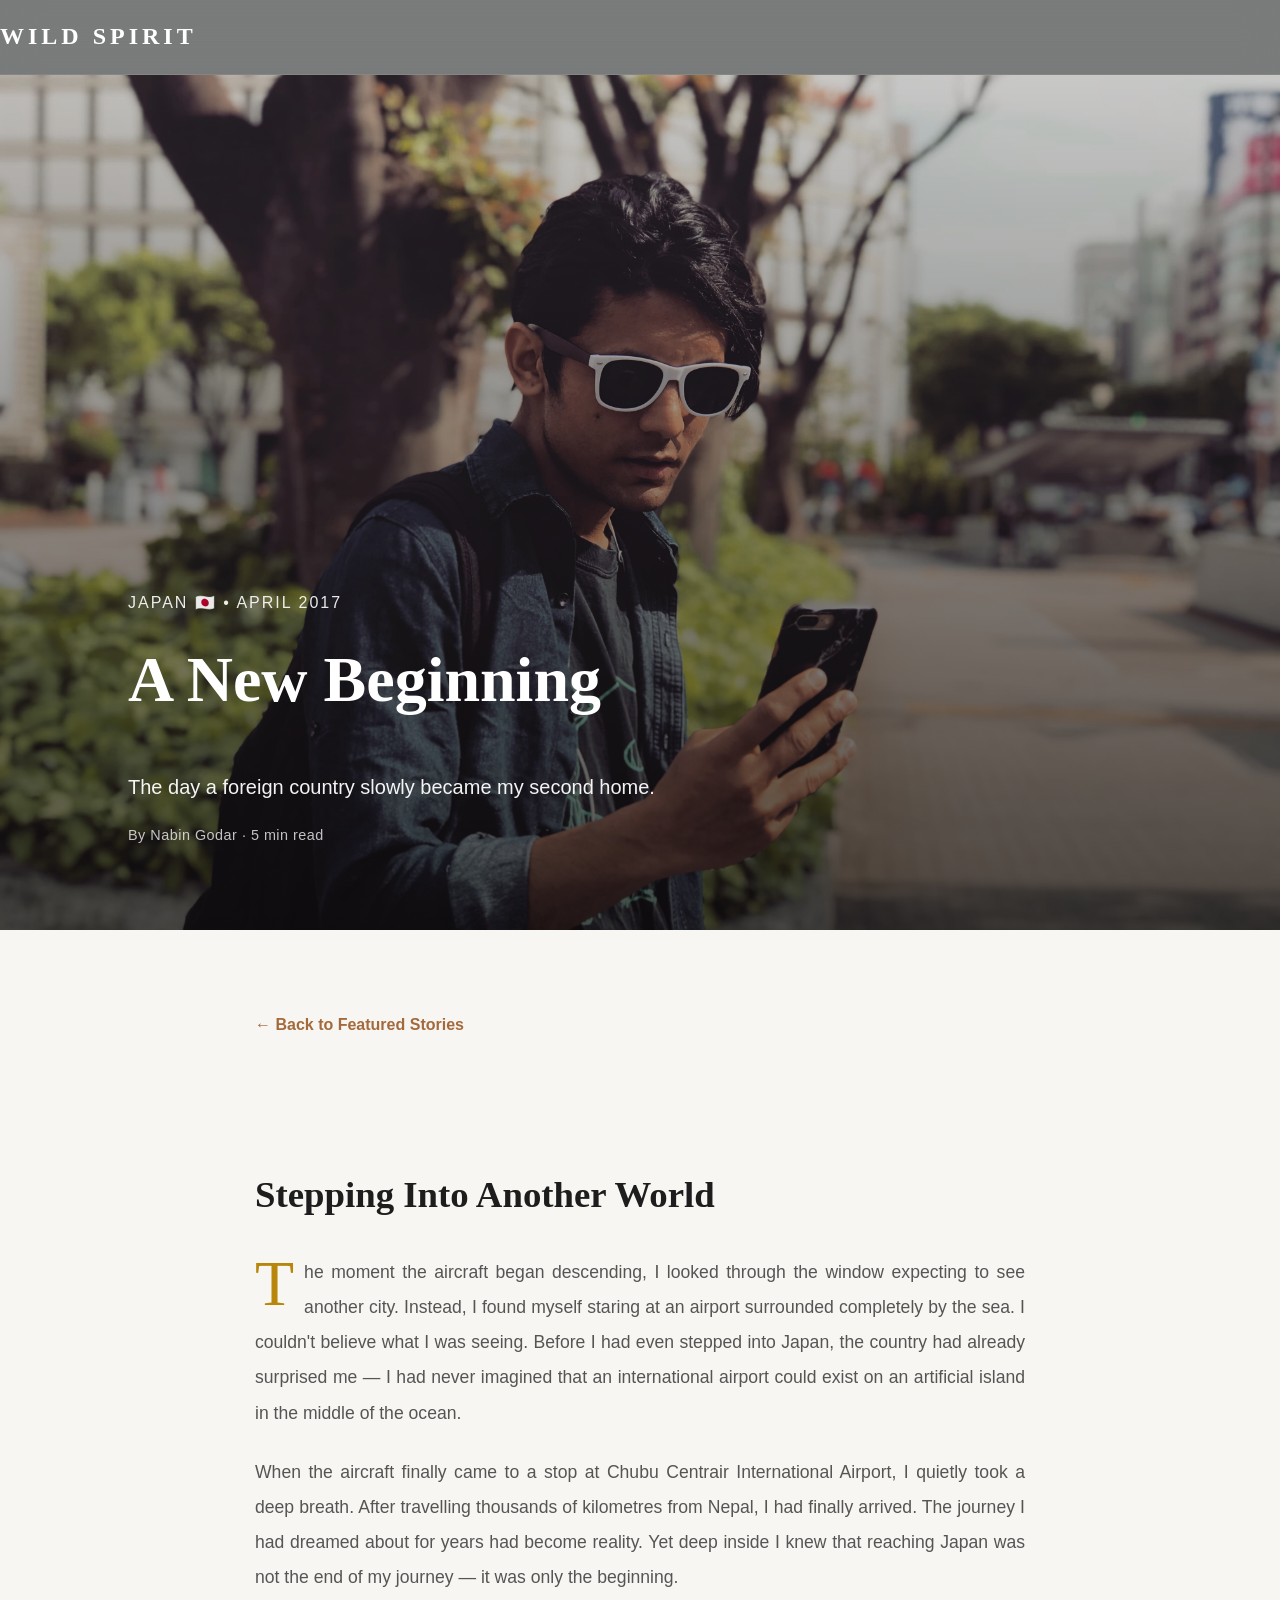
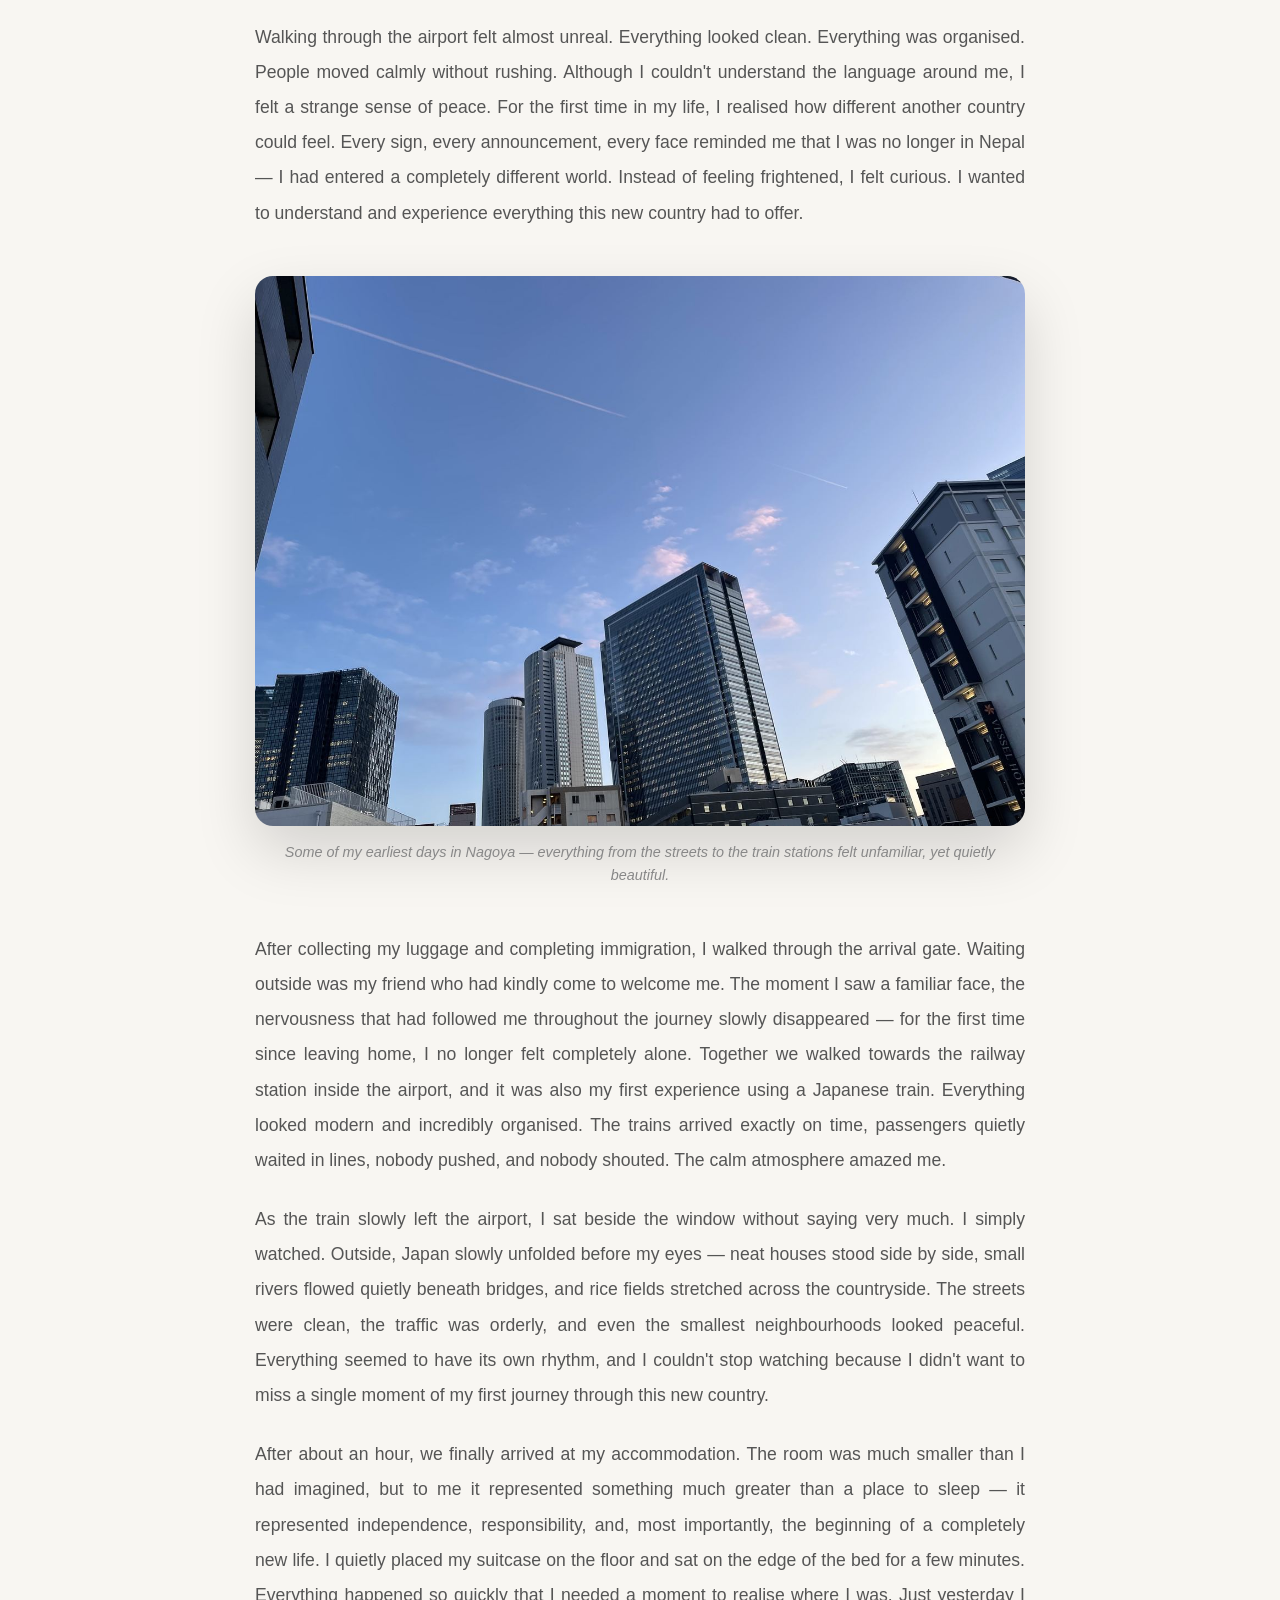
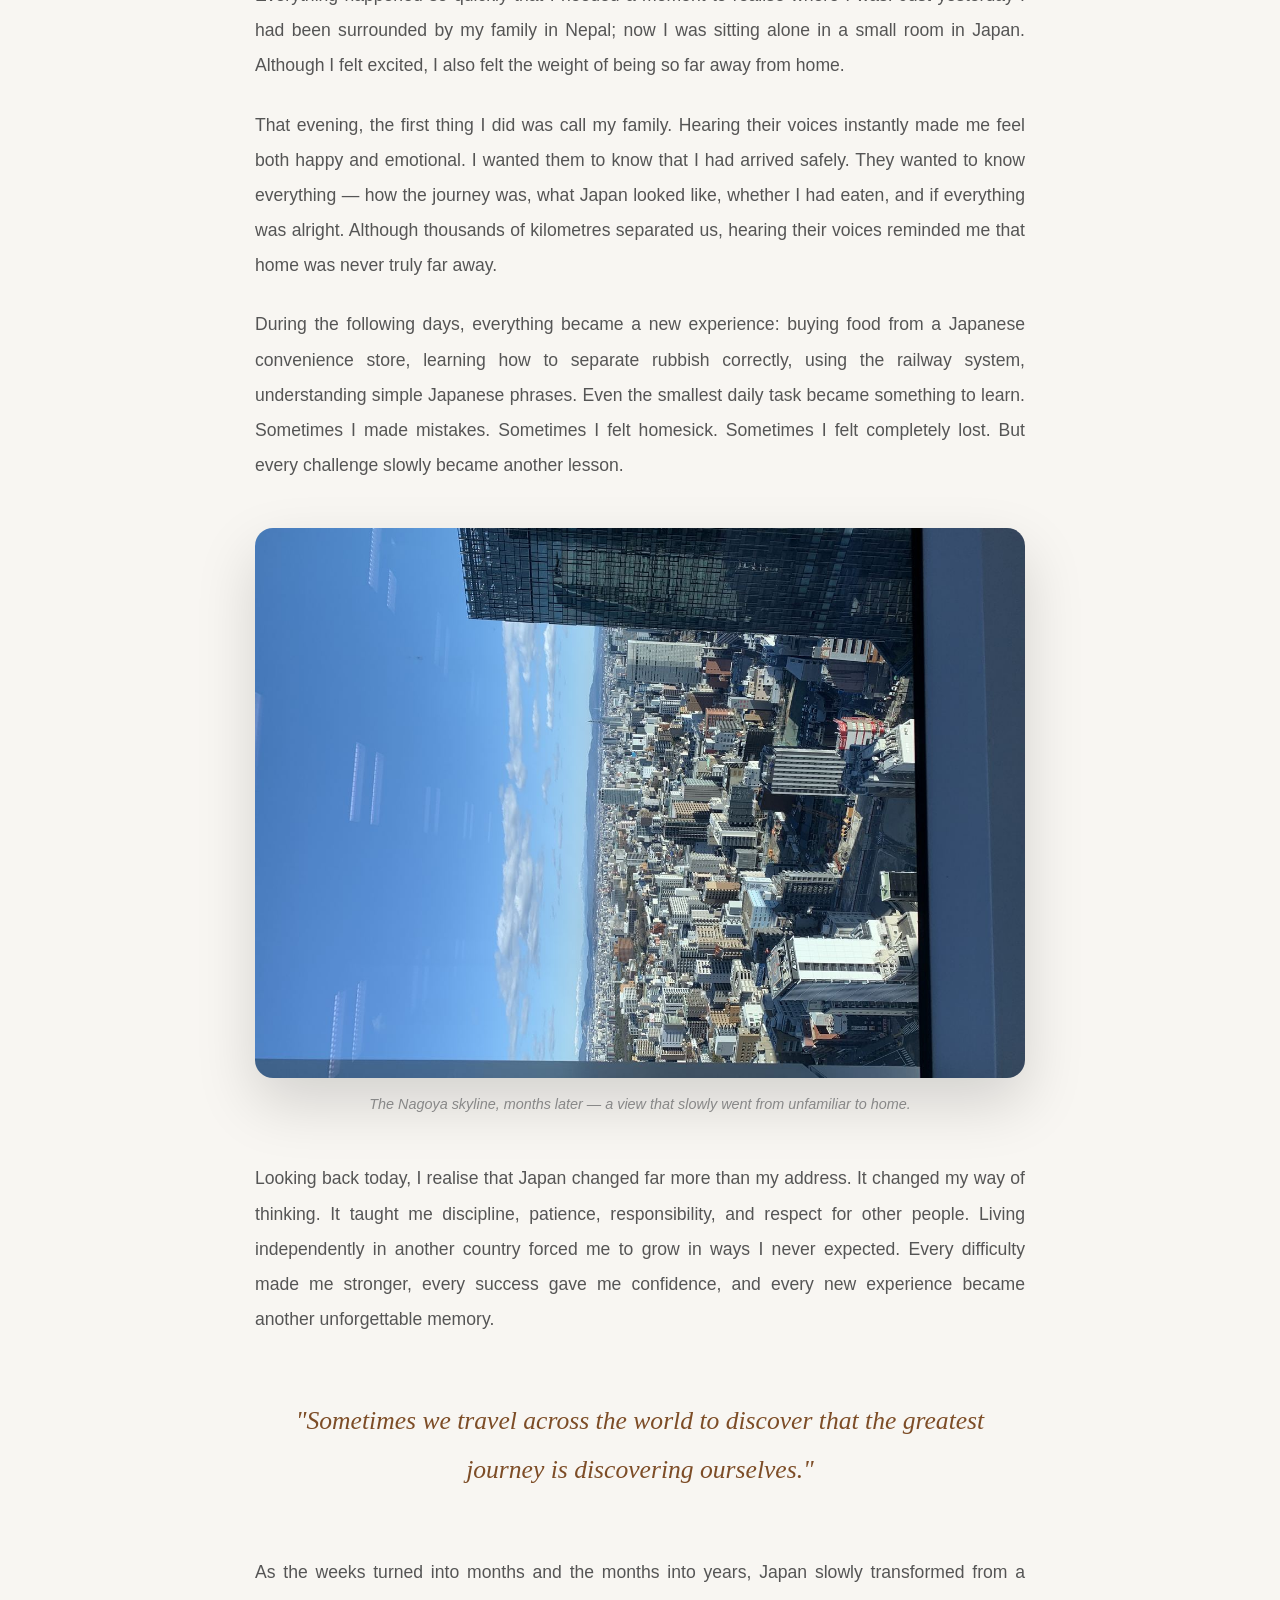
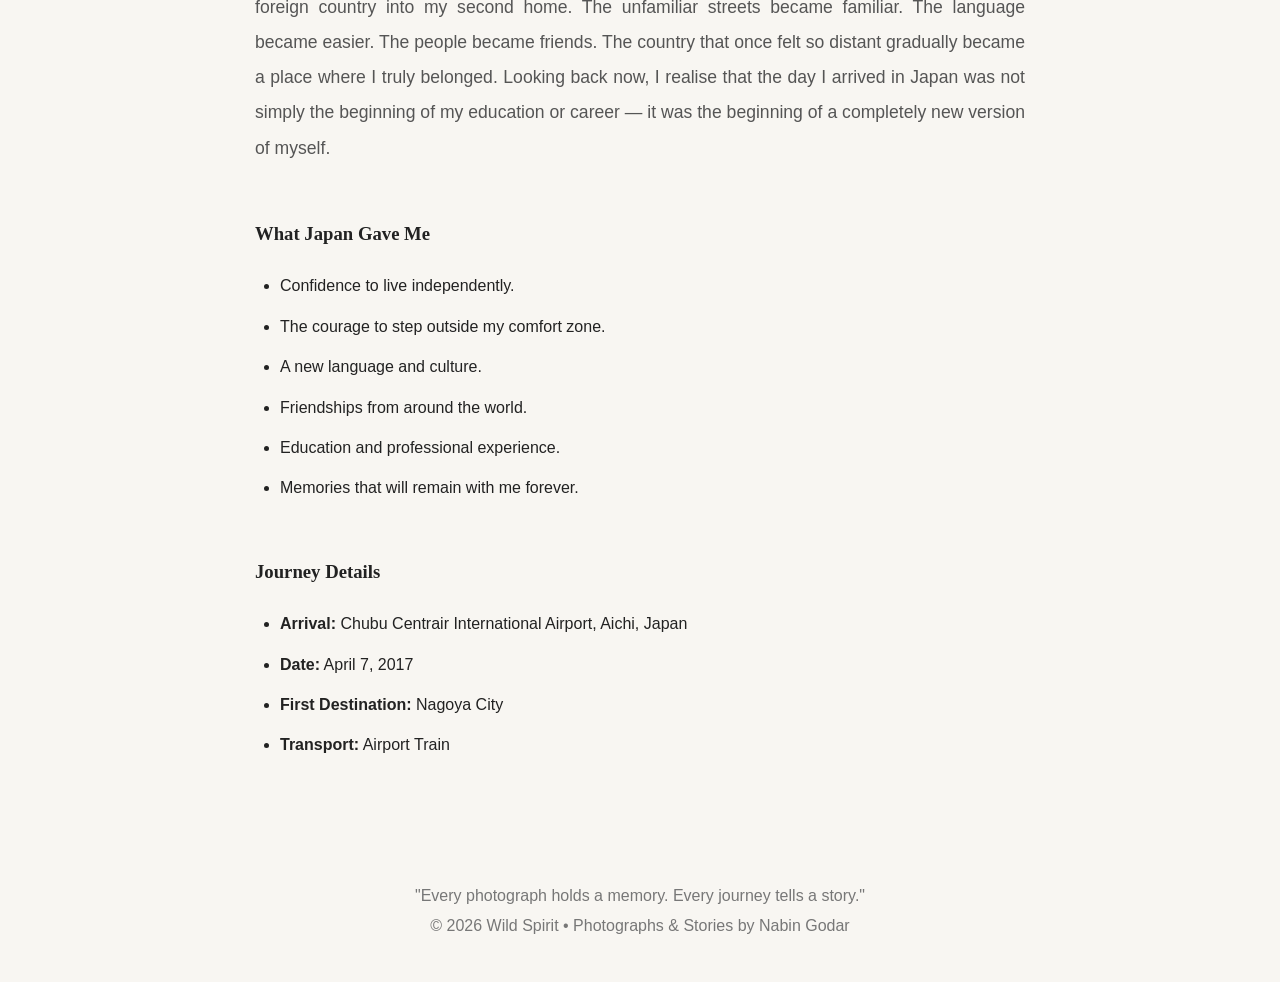
<file: blog/a-new-beginning.html>
<!DOCTYPE html>
<html lang="en">

<head>

<meta charset="utf-8">

<meta name="viewport" content="width=device-width, initial-scale=1">

<title>A New Beginning — Wild Spirit</title>

<meta name="description"
content="The story of arriving in Japan and beginning a completely new chapter of life.">

<link rel="stylesheet" href="../css/style.css">
<link rel="stylesheet" href="../css/blog.css">

</head>

<body>

<header class="navbar custom-navbar">

<div class="container">

<a class="navbar-brand logo"
href="../index.html">

Wild Spirit

</a>

</div>

</header>

<main>

<article>

<section class="blog-hero new-beginning-hero">

<img src="../images/japan/nabin.jpg" width="1400" height="1050"
alt="Arriving in Japan">

<div class="hero-overlay">

<p class="meta">

Japan 🇯🇵 • April 2017

</p>

<h1>

A New Beginning

</h1>

<p class="hero-subtitle">

The day a foreign country slowly became my second home.

</p>

<p class="byline">

By Nabin Godar · 5 min read

</p>

</div>

</section>

<div class="blog-content container">

<a class="back-link"
   href="../index.html#stories"
   onclick="if(document.referrer && document.referrer.includes(window.location.hostname)){history.back();return false;}">

← Back to Featured Stories

</a>

<h2>

Stepping Into Another World

</h2>

<p>

The moment the aircraft began descending, I looked through the window expecting to see another city. Instead, I found myself staring at an airport surrounded completely by the sea. I couldn't believe what I was seeing. Before I had even stepped into Japan, the country had already surprised me — I had never imagined that an international airport could exist on an artificial island in the middle of the ocean.

</p>

<p>

When the aircraft finally came to a stop at Chubu Centrair International Airport, I quietly took a deep breath. After travelling thousands of kilometres from Nepal, I had finally arrived. The journey I had dreamed about for years had become reality. Yet deep inside I knew that reaching Japan was not the end of my journey — it was only the beginning.

</p>

<p>

Walking through the airport felt almost unreal. Everything looked clean. Everything was organised. People moved calmly without rushing. Although I couldn't understand the language around me, I felt a strange sense of peace. For the first time in my life, I realised how different another country could feel. Every sign, every announcement, every face reminded me that I was no longer in Nepal — I had entered a completely different world. Instead of feeling frightened, I felt curious. I wanted to understand and experience everything this new country had to offer.

</p>

<figure>
<img src="../images/japan/nagoya-life.jpeg" width="1400" height="1050" loading="lazy" alt="Early days settling into life in Nagoya, Japan">
<figcaption>Some of my earliest days in Nagoya — everything from the streets to the train stations felt unfamiliar, yet quietly beautiful.</figcaption>
</figure>

<p>

After collecting my luggage and completing immigration, I walked through the arrival gate. Waiting outside was my friend who had kindly come to welcome me. The moment I saw a familiar face, the nervousness that had followed me throughout the journey slowly disappeared — for the first time since leaving home, I no longer felt completely alone. Together we walked towards the railway station inside the airport, and it was also my first experience using a Japanese train. Everything looked modern and incredibly organised. The trains arrived exactly on time, passengers quietly waited in lines, nobody pushed, and nobody shouted. The calm atmosphere amazed me.

</p>

<p>

As the train slowly left the airport, I sat beside the window without saying very much. I simply watched. Outside, Japan slowly unfolded before my eyes — neat houses stood side by side, small rivers flowed quietly beneath bridges, and rice fields stretched across the countryside. The streets were clean, the traffic was orderly, and even the smallest neighbourhoods looked peaceful. Everything seemed to have its own rhythm, and I couldn't stop watching because I didn't want to miss a single moment of my first journey through this new country.

</p>

<p>

After about an hour, we finally arrived at my accommodation. The room was much smaller than I had imagined, but to me it represented something much greater than a place to sleep — it represented independence, responsibility, and, most importantly, the beginning of a completely new life. I quietly placed my suitcase on the floor and sat on the edge of the bed for a few minutes. Everything happened so quickly that I needed a moment to realise where I was. Just yesterday I had been surrounded by my family in Nepal; now I was sitting alone in a small room in Japan. Although I felt excited, I also felt the weight of being so far away from home.

</p>

<p>

That evening, the first thing I did was call my family. Hearing their voices instantly made me feel both happy and emotional. I wanted them to know that I had arrived safely. They wanted to know everything — how the journey was, what Japan looked like, whether I had eaten, and if everything was alright. Although thousands of kilometres separated us, hearing their voices reminded me that home was never truly far away.

</p>

<p>

During the following days, everything became a new experience: buying food from a Japanese convenience store, learning how to separate rubbish correctly, using the railway system, understanding simple Japanese phrases. Even the smallest daily task became something to learn. Sometimes I made mistakes. Sometimes I felt homesick. Sometimes I felt completely lost. But every challenge slowly became another lesson.

</p>

<figure>
<img src="../images/japan/nagoya-skyline.jpeg" width="1050" height="1400" loading="lazy" alt="Nagoya city skyline at dusk">
<figcaption>The Nagoya skyline, months later — a view that slowly went from unfamiliar to home.</figcaption>
</figure>

<p>

Looking back today, I realise that Japan changed far more than my address. It changed my way of thinking. It taught me discipline, patience, responsibility, and respect for other people. Living independently in another country forced me to grow in ways I never expected. Every difficulty made me stronger, every success gave me confidence, and every new experience became another unforgettable memory.

</p>

<blockquote>

"Sometimes we travel across the world to discover that the greatest journey is discovering ourselves."

</blockquote>

<p>

As the weeks turned into months and the months into years, Japan slowly transformed from a foreign country into my second home. The unfamiliar streets became familiar. The language became easier. The people became friends. The country that once felt so distant gradually became a place where I truly belonged. Looking back now, I realise that the day I arrived in Japan was not simply the beginning of my education or career — it was the beginning of a completely new version of myself.

</p>

<h3>

What Japan Gave Me

</h3>

<ul>

<li>Confidence to live independently.</li>

<li>The courage to step outside my comfort zone.</li>

<li>A new language and culture.</li>

<li>Friendships from around the world.</li>

<li>Education and professional experience.</li>

<li>Memories that will remain with me forever.</li>

</ul>

<h3>

Journey Details

</h3>

<ul>

<li><strong>Arrival:</strong> Chubu Centrair International Airport, Aichi, Japan</li>

<li><strong>Date:</strong> April 7, 2017</li>

<li><strong>First Destination:</strong> Nagoya City</li>

<li><strong>Transport:</strong> Airport Train</li>

</ul>

</div>

</article>

</main>

<footer class="container" style="padding: 40px 20px;">

<p>

"Every photograph holds a memory. Every journey tells a story."

</p>

<p>

© 2026 Wild Spirit • Photographs & Stories by Nabin Godar

</p>

</footer>

</body>

</html>
</file>
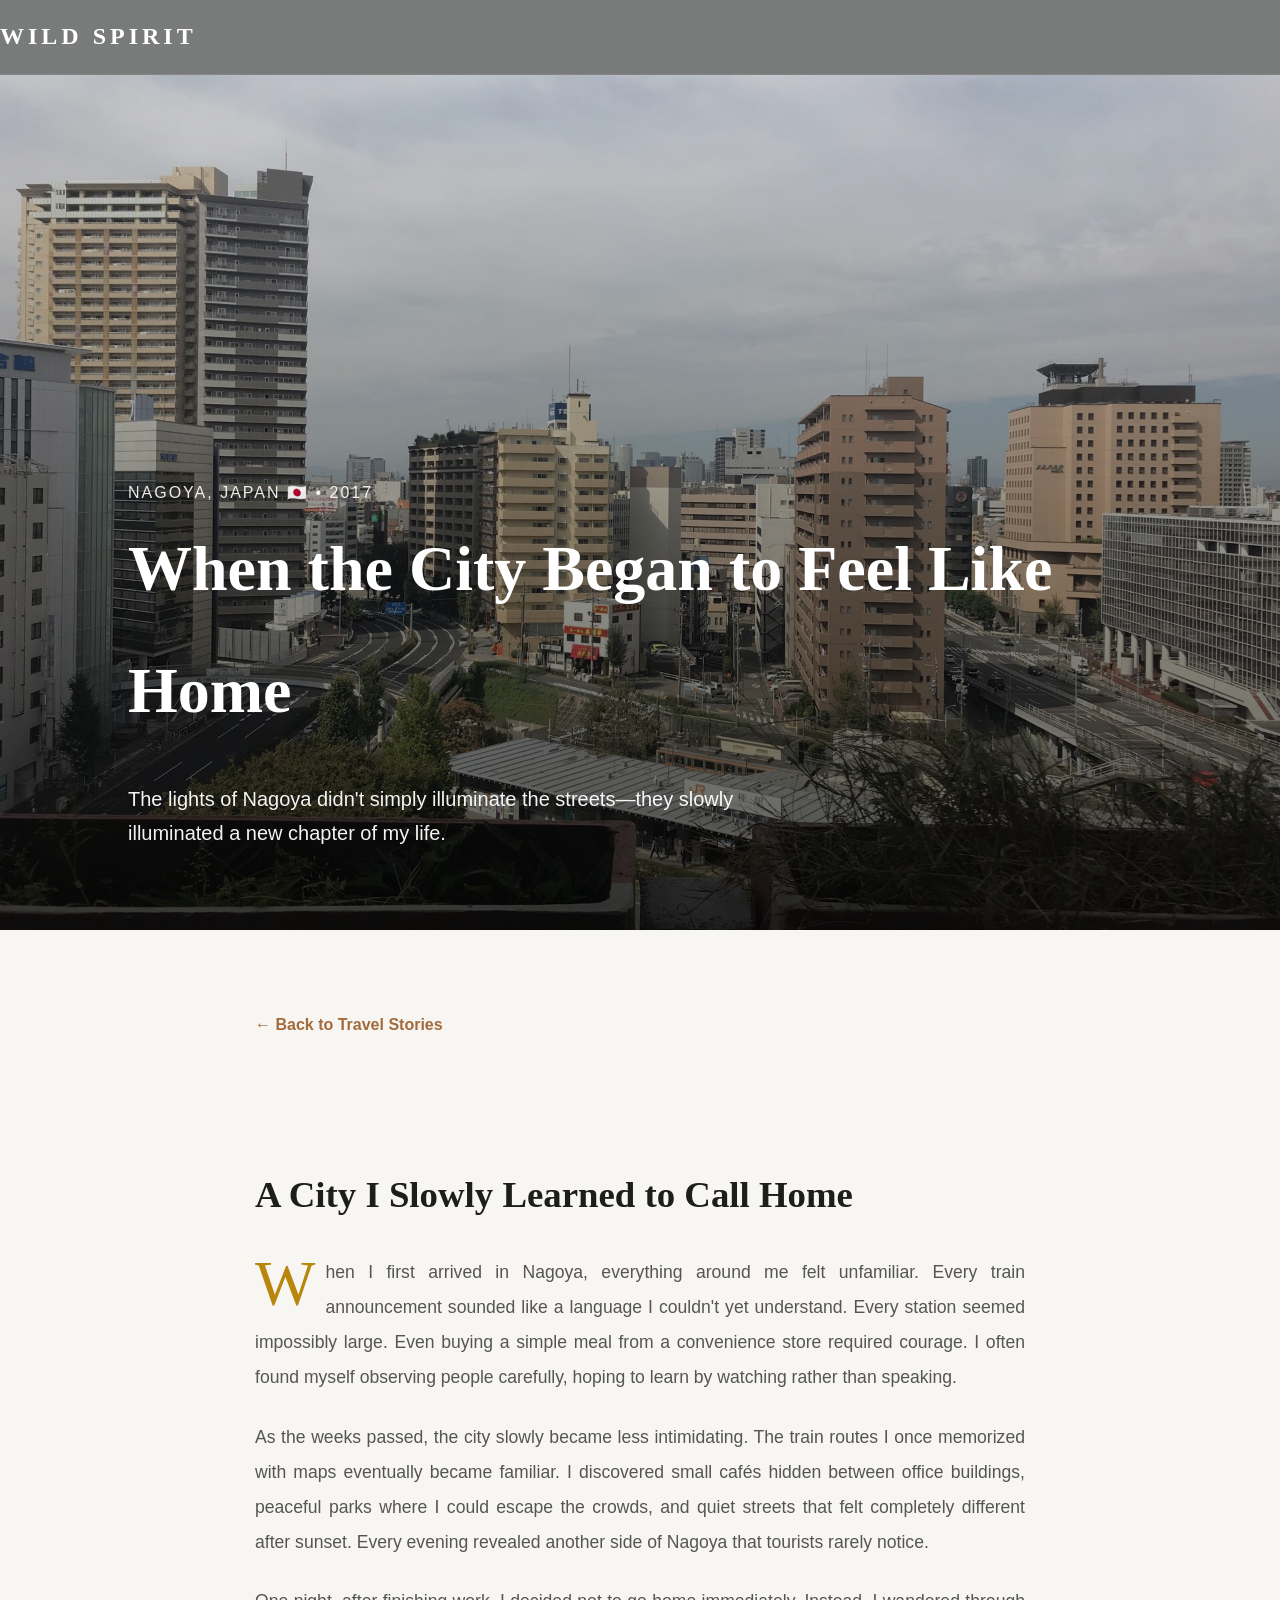
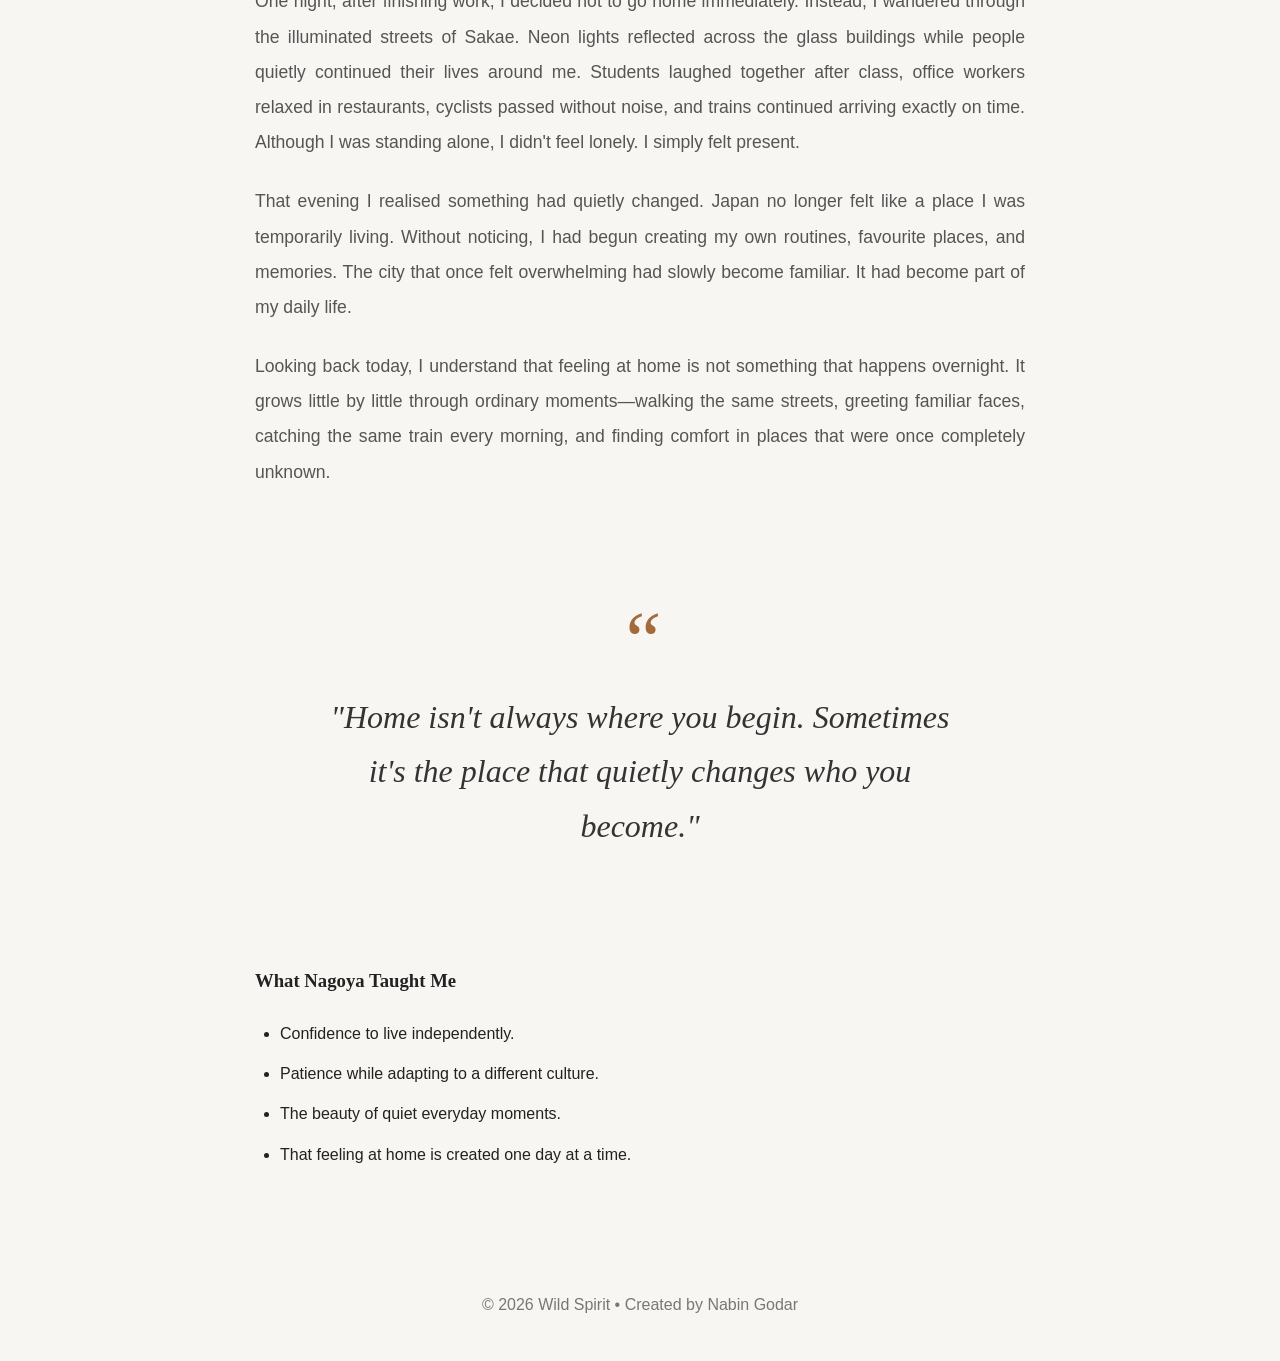
<file: blog/city-feels-like-home.html>
<!DOCTYPE html>
<html lang="en">
<head>
<meta charset="utf-8">
<meta name="viewport" content="width=device-width,initial-scale=1">

<link rel="preconnect" href="https://fonts.googleapis.com">
<link href="https://fonts.googleapis.com/css2?family=Cinzel:wght@600;700&display=swap" rel="stylesheet">

<title>When the City Began to Feel Like Home — Wild Spirit</title>

<meta name="description"
content="The night Nagoya stopped feeling like a foreign city and quietly became home.">

<link rel="stylesheet" href="../css/style.css">
<link rel="stylesheet" href="../css/blog.css">

</head>

<body>

<header class="navbar custom-navbar">
    <div class="container">
        <a class="navbar-brand logo" href="../index.html">
            Wild Spirit
        </a>
    </div>
</header>

<main>

<article>

<section class="blog-hero">

<img src="../images/japan/nagoya-night.jpg"
alt="Nagoya at night">

<div class="hero-overlay">

<p class="meta">
Nagoya, Japan 🇯🇵 • 2017
</p>

<h1>
When the City Began to Feel Like Home
</h1>

<p class="hero-subtitle">
The lights of Nagoya didn't simply illuminate the streets—they slowly illuminated a new chapter of my life.
</p>

</div>

</section>

<div class="blog-content container">

<a class="back-link"
href="../index.html#stories">

← Back to Travel Stories

</a>

<h2>
A City I Slowly Learned to Call Home
</h2>

<p>

When I first arrived in Nagoya, everything around me felt unfamiliar. Every train announcement sounded like a language I couldn't yet understand. Every station seemed impossibly large. Even buying a simple meal from a convenience store required courage. I often found myself observing people carefully, hoping to learn by watching rather than speaking.

</p>

<p>

As the weeks passed, the city slowly became less intimidating. The train routes I once memorized with maps eventually became familiar. I discovered small cafés hidden between office buildings, peaceful parks where I could escape the crowds, and quiet streets that felt completely different after sunset. Every evening revealed another side of Nagoya that tourists rarely notice.

</p>

<p>

One night, after finishing work, I decided not to go home immediately. Instead, I wandered through the illuminated streets of Sakae. Neon lights reflected across the glass buildings while people quietly continued their lives around me. Students laughed together after class, office workers relaxed in restaurants, cyclists passed without noise, and trains continued arriving exactly on time. Although I was standing alone, I didn't feel lonely. I simply felt present.

</p>

<p>

That evening I realised something had quietly changed. Japan no longer felt like a place I was temporarily living. Without noticing, I had begun creating my own routines, favourite places, and memories. The city that once felt overwhelming had slowly become familiar. It had become part of my daily life.

</p>

<p>

Looking back today, I understand that feeling at home is not something that happens overnight. It grows little by little through ordinary moments—walking the same streets, greeting familiar faces, catching the same train every morning, and finding comfort in places that were once completely unknown.

</p>

<blockquote class="story-quote">

"Home isn't always where you begin.
Sometimes it's the place that quietly changes who you become."

</blockquote>

<h3>
What Nagoya Taught Me
</h3>

<ul>

<li>Confidence to live independently.</li>

<li>Patience while adapting to a different culture.</li>

<li>The beauty of quiet everyday moments.</li>

<li>That feeling at home is created one day at a time.</li>

</ul>

</div>

</article>

</main>

<footer class="container" style="padding:40px 20px;">

<p>

© 2026 Wild Spirit • Created by Nabin Godar

</p>

</footer>

</body>

</html>
</file>
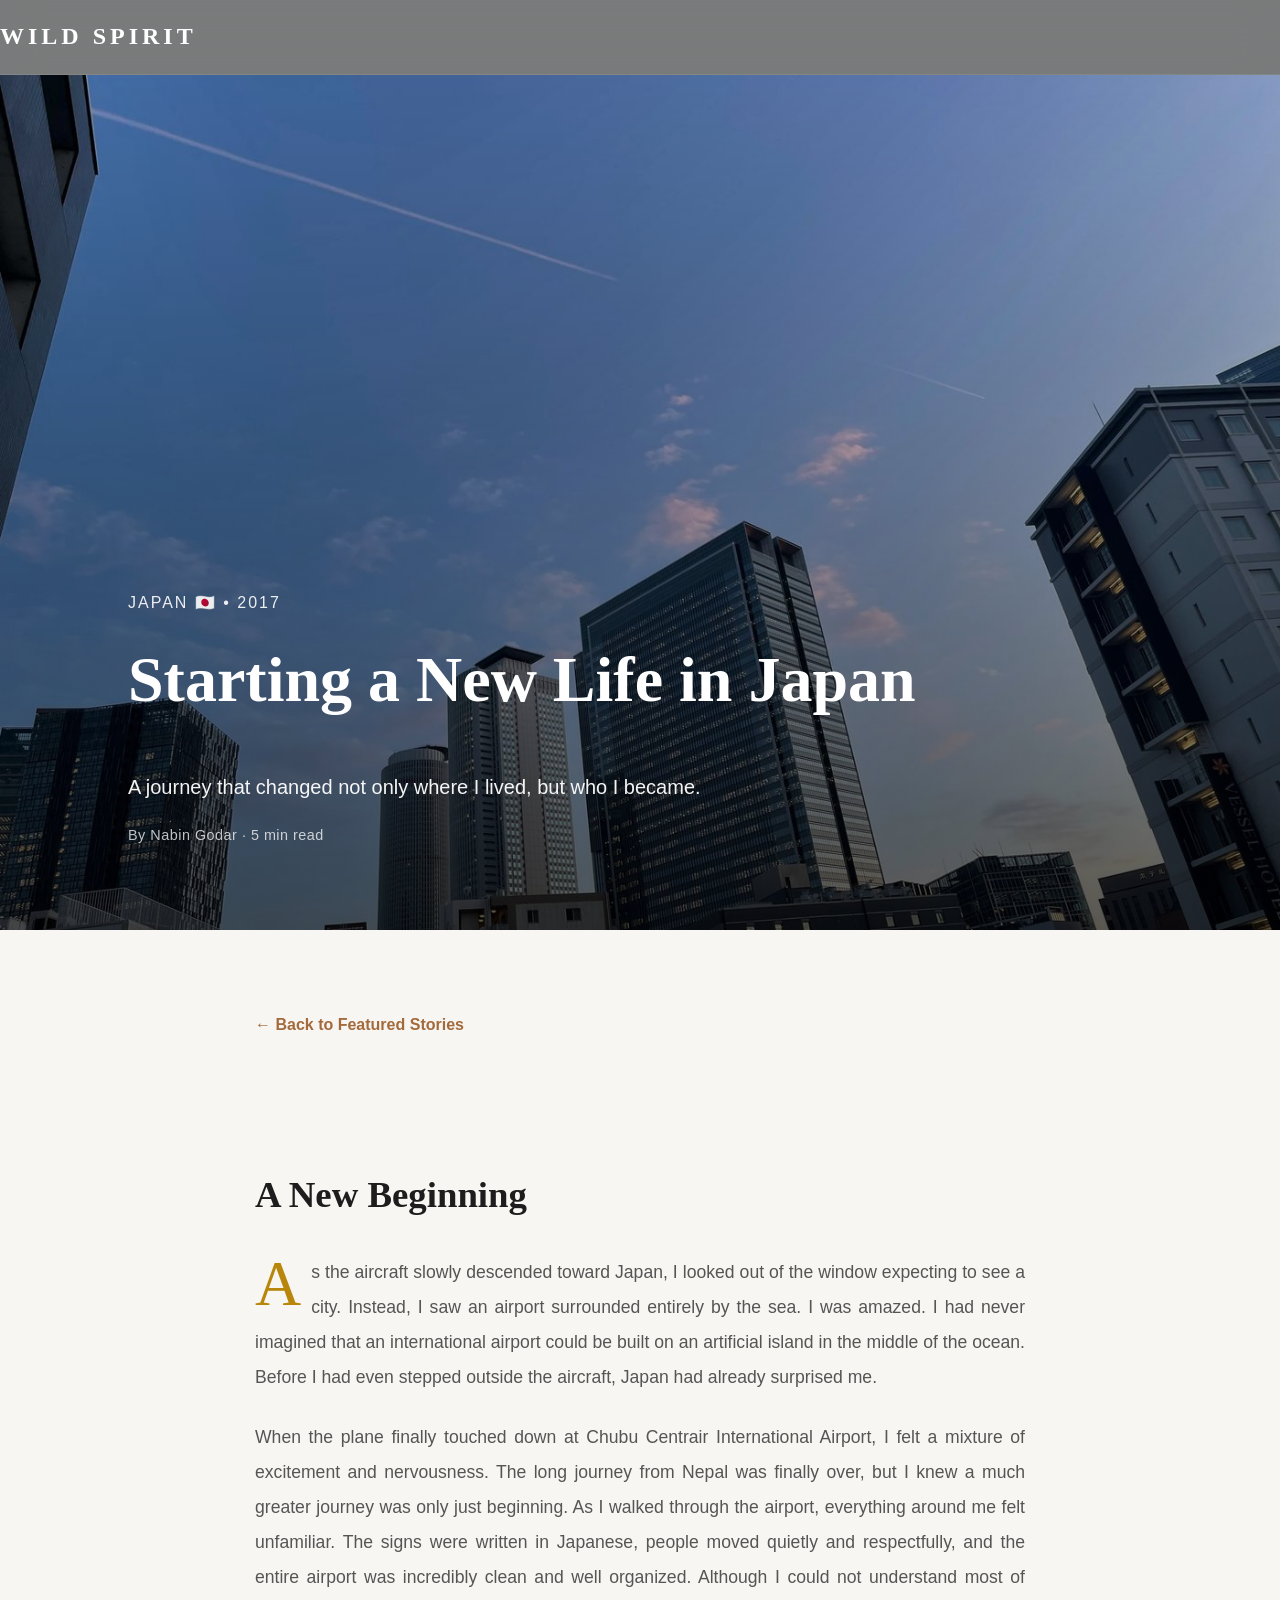
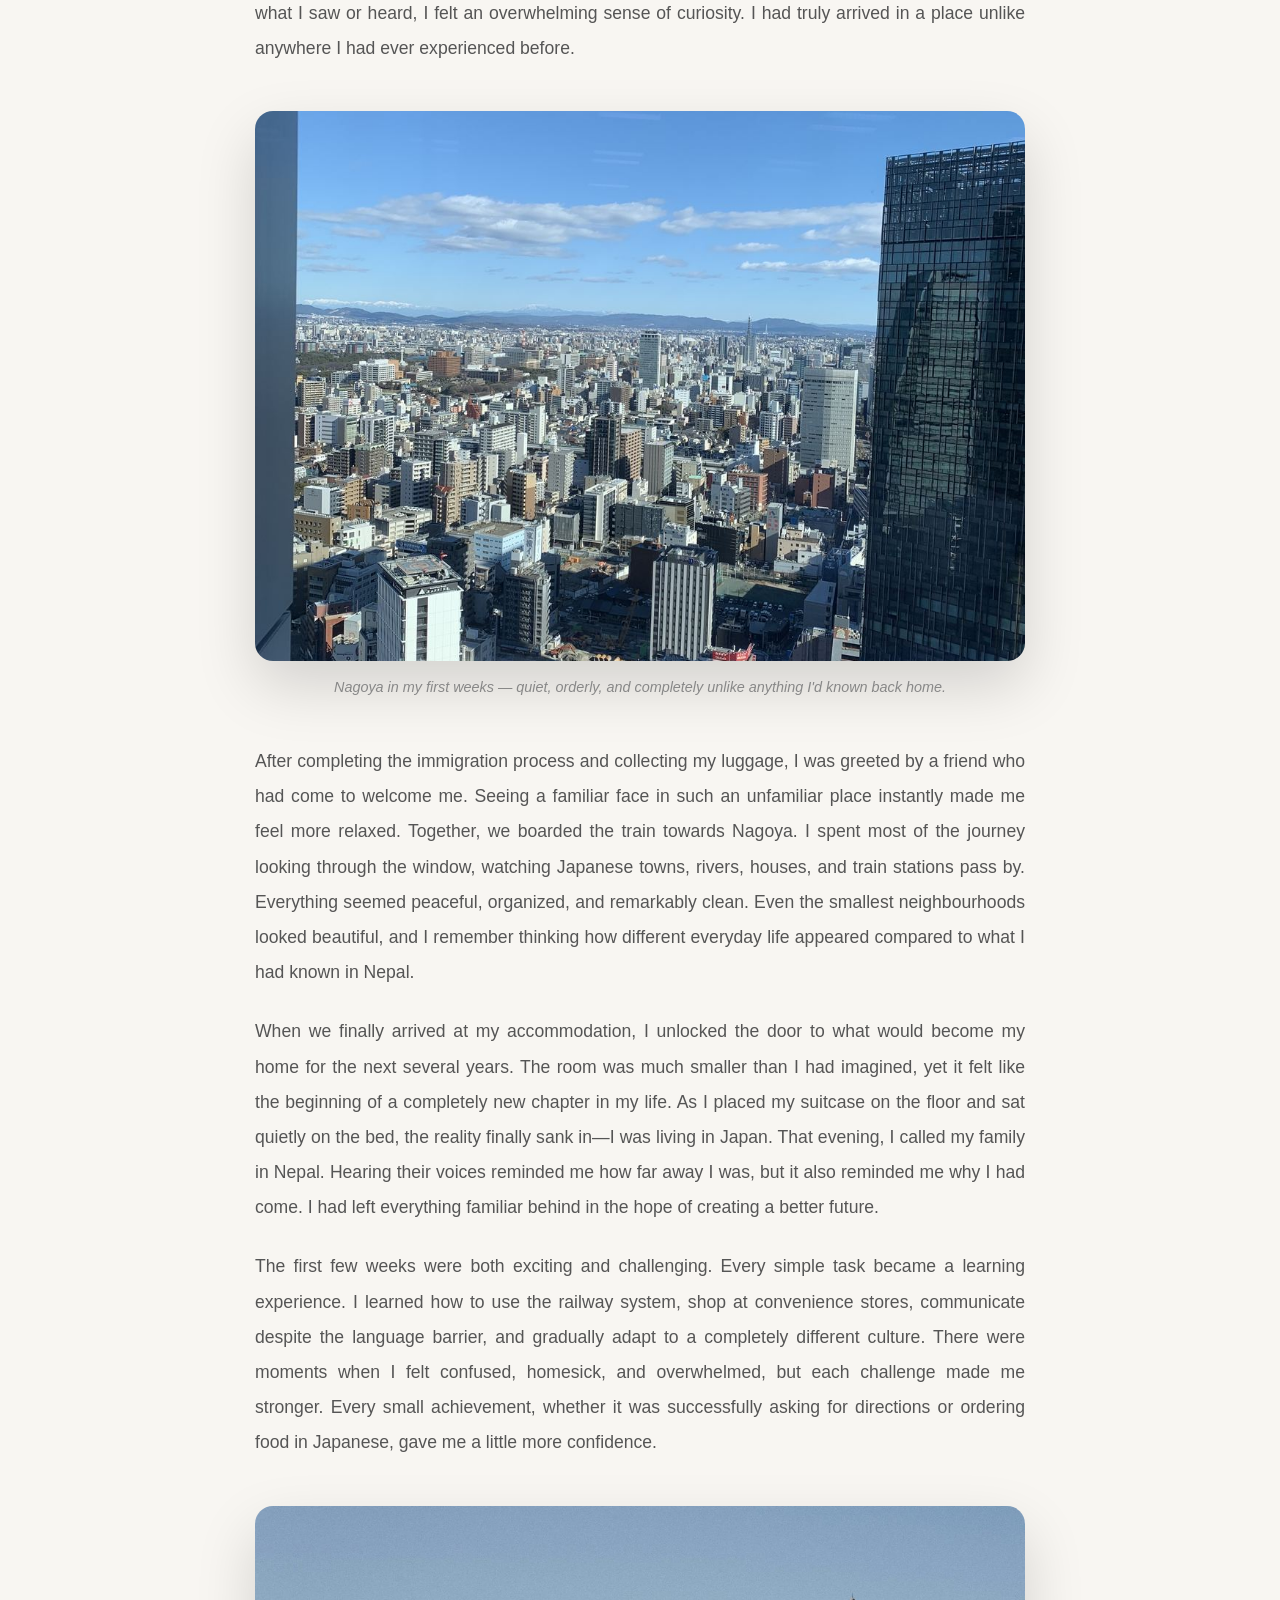
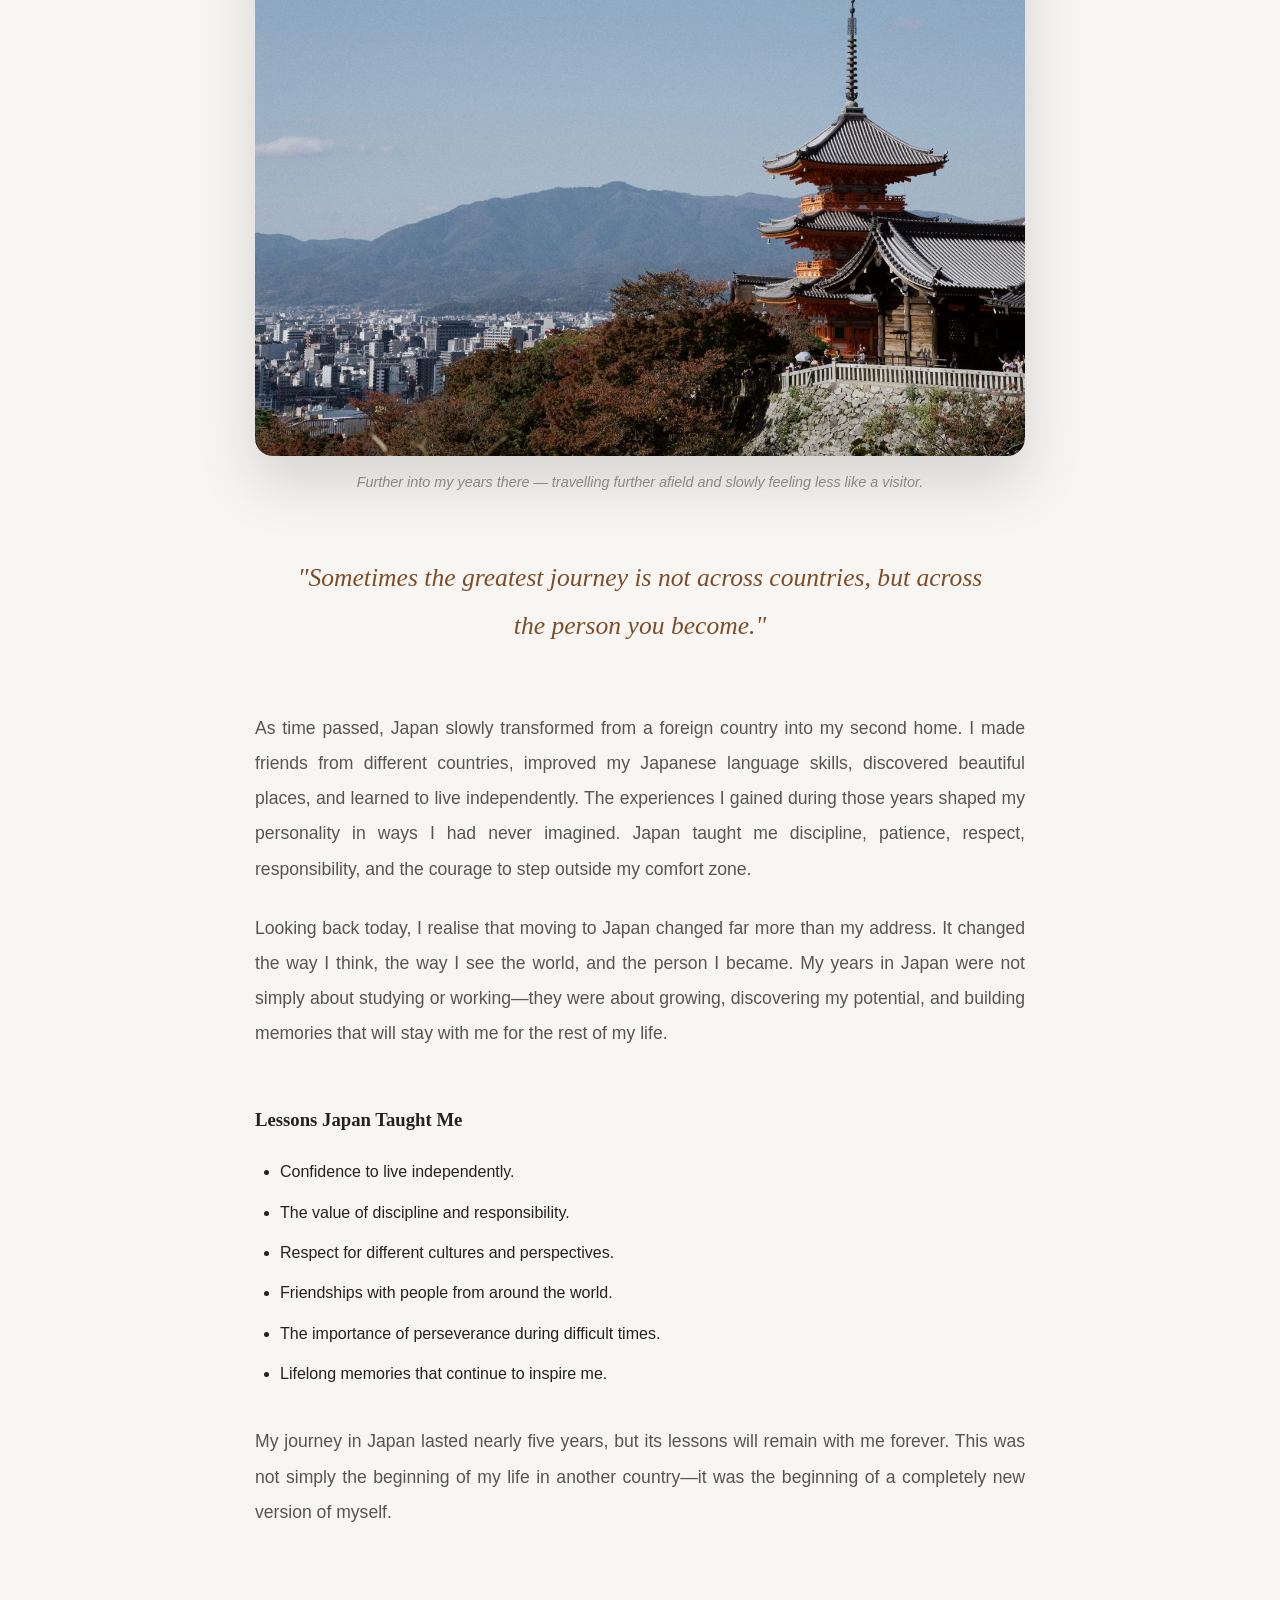
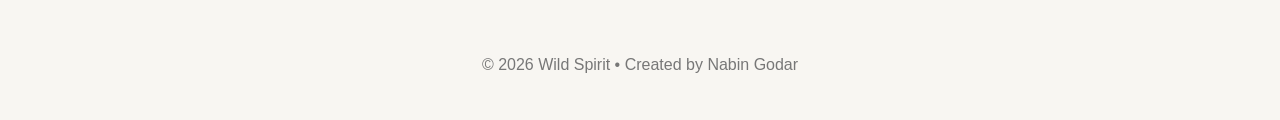
<file: blog/nagoya.html>
<!DOCTYPE html>
<html lang="en">

<head>

    <meta charset="utf-8">

    <meta name="viewport" content="width=device-width, initial-scale=1">

    <title>Starting a New Life in Japan — Wild Spirit</title>

    <meta name="description"
          content="The story of leaving Nepal and beginning a completely new life in Japan.">

    <link rel="stylesheet" href="../css/style.css">
    <link rel="stylesheet" href="../css/blog.css">

</head>

<body>

<header class="navbar custom-navbar">

    <div class="container">

        <a class="navbar-brand logo"
           href="../index.html">

            Wild Spirit

        </a>

    </div>

</header>

<main>

<article>

<!-- Hero -->

<section class="blog-hero">

    <img src="../images/japan/nagoya.jpg" width="1400" height="1050"
         alt="Starting a New Life in Japan">

    <div class="hero-overlay">

        <p class="meta">

            Japan 🇯🇵 • 2017

        </p>

        <h1>

            Starting a New Life in Japan

        </h1>

        <p class="hero-subtitle">

            A journey that changed not only where I lived,
            but who I became.

        </p>

        <p class="byline">

            By Nabin Godar · 5 min read

        </p>

    </div>

</section>

<!-- Story -->

<div class="blog-content container">

    <a class="back-link"
       href="../index.html#stories">

        ← Back to Featured Stories

    </a>

<h2>
    A New Beginning
</h2>

<p>

    As the aircraft slowly descended toward Japan, I looked out of the window expecting to see a city. Instead, I saw an airport surrounded entirely by the sea. I was amazed. I had never imagined that an international airport could be built on an artificial island in the middle of the ocean. Before I had even stepped outside the aircraft, Japan had already surprised me.

</p>

<p>

    When the plane finally touched down at Chubu Centrair International Airport, I felt a mixture of excitement and nervousness. The long journey from Nepal was finally over, but I knew a much greater journey was only just beginning. As I walked through the airport, everything around me felt unfamiliar. The signs were written in Japanese, people moved quietly and respectfully, and the entire airport was incredibly clean and well organized. Although I could not understand most of what I saw or heard, I felt an overwhelming sense of curiosity. I had truly arrived in a place unlike anywhere I had ever experienced before.

</p>

<figure>
<img src="../images/nagoya.jpeg" width="1050" height="1400" loading="lazy" alt="Nagoya city street view">
<figcaption>Nagoya in my first weeks — quiet, orderly, and completely unlike anything I'd known back home.</figcaption>
</figure>

<p>

    After completing the immigration process and collecting my luggage, I was greeted by a friend who had come to welcome me. Seeing a familiar face in such an unfamiliar place instantly made me feel more relaxed. Together, we boarded the train towards Nagoya. I spent most of the journey looking through the window, watching Japanese towns, rivers, houses, and train stations pass by. Everything seemed peaceful, organized, and remarkably clean. Even the smallest neighbourhoods looked beautiful, and I remember thinking how different everyday life appeared compared to what I had known in Nepal.

</p>

<p>

    When we finally arrived at my accommodation, I unlocked the door to what would become my home for the next several years. The room was much smaller than I had imagined, yet it felt like the beginning of a completely new chapter in my life. As I placed my suitcase on the floor and sat quietly on the bed, the reality finally sank in—I was living in Japan. That evening, I called my family in Nepal. Hearing their voices reminded me how far away I was, but it also reminded me why I had come. I had left everything familiar behind in the hope of creating a better future.

</p>

<p>

    The first few weeks were both exciting and challenging. Every simple task became a learning experience. I learned how to use the railway system, shop at convenience stores, communicate despite the language barrier, and gradually adapt to a completely different culture. There were moments when I felt confused, homesick, and overwhelmed, but each challenge made me stronger. Every small achievement, whether it was successfully asking for directions or ordering food in Japanese, gave me a little more confidence.

</p>

<figure>
<img src="../images/japan/japan-trip.jpeg" width="1400" height="933" loading="lazy" alt="Exploring Japan during travels">
<figcaption>Further into my years there — travelling further afield and slowly feeling less like a visitor.</figcaption>
</figure>

<blockquote>

    "Sometimes the greatest journey is not across countries, but across the person you become."

</blockquote>

<p>

    As time passed, Japan slowly transformed from a foreign country into my second home. I made friends from different countries, improved my Japanese language skills, discovered beautiful places, and learned to live independently. The experiences I gained during those years shaped my personality in ways I had never imagined. Japan taught me discipline, patience, respect, responsibility, and the courage to step outside my comfort zone.

</p>

<p>

    Looking back today, I realise that moving to Japan changed far more than my address. It changed the way I think, the way I see the world, and the person I became. My years in Japan were not simply about studying or working—they were about growing, discovering my potential, and building memories that will stay with me for the rest of my life.

</p>

<h3>

    Lessons Japan Taught Me

</h3>

<ul>

    <li>Confidence to live independently.</li>

    <li>The value of discipline and responsibility.</li>

    <li>Respect for different cultures and perspectives.</li>

    <li>Friendships with people from around the world.</li>

    <li>The importance of perseverance during difficult times.</li>

    <li>Lifelong memories that continue to inspire me.</li>

</ul>

<p>

    My journey in Japan lasted nearly five years, but its lessons will remain with me forever. This was not simply the beginning of my life in another country—it was the beginning of a completely new version of myself.

</p>

</div>

</article>

</main>

<footer class="container" style="padding:40px 20px;">

    <p>

        © 2026 Wild Spirit • Created by Nabin Godar

    </p>

</footer>

</body>

</html>
</file>
<file: css/style.css>
/* ===========================
   Wild Spirit Website
   Author: Nabin Godar
=========================== */

*{
    margin:0;
    padding:0;
    box-sizing:border-box;
}

html{
    scroll-behavior:smooth;
    scroll-padding-top:100px;
}
body{
    font-family:'Inter',sans-serif;
    background:#f8f6f2;
    color:#222;
    line-height:1.8;
}

/* ==========================
   Navigation
========================== */

.custom-navbar{
    background:rgba(18,22,27,.55);
    backdrop-filter:blur(18px);
    padding:14px 0;
    transition:all .4s ease;
    border-bottom:1px solid rgba(255,255,255,.08);
}
.navbar-toggler{
    border-color:rgba(255,255,255,0.5);
}

.navbar-toggler-icon{
    filter:invert(1) grayscale(100%) brightness(200%);
}

.logo{
    font-family:"Playfair Display",serif;
    font-size:1.5rem;
    font-weight:700;
    letter-spacing:4px;
    text-transform:uppercase;
    color:#ffffff !important;
   text-decoration:none;
}


.navbar-nav .nav-link{
    color:rgba(255,255,255,.90) !important;
    margin-left:22px;
    font-weight:500;
    letter-spacing:.5px;
    position:relative;
    transition:all .35s ease;
}

.navbar-nav .nav-link::after{
    content:"";
    position:absolute;
    left:0;
    bottom:-6px;
    width:0;
    height:2px;
    background:#D6B37A;
    transition:.35s;
}

.navbar-nav .nav-link:hover{
    color:#D6B37A !important;
}

.navbar-nav .nav-link:hover::after{
    width:100%;
}

/* ==========================
   Hero Section
========================== */

.hero{
    min-height:100vh;
    width:100%;
    display:flex;
    justify-content:center;
    align-items:center;
    text-align:center;
    position:relative;
    padding:0 8%;
    overflow:hidden;
    background-image:
        linear-gradient(
            rgba(15,20,25,0.58),
            rgba(15,20,25,0.58)
        ),
        url("../images/hero.jpg");
    background-size:cover;
    background-position:center center;
    background-repeat:no-repeat;
    background-attachment:fixed;
}

.hero-content{
    max-width:850px;
    color:#ffffff;
    position:relative;
    z-index:2;
    animation:fadeUp 1.2s ease;
}

.hero .subtitle{
    font-size:0.95rem;
    letter-spacing:5px;
    text-transform:uppercase;
    color:rgba(255,255,255,0.82);
    margin-bottom:24px;
}

.hero h1{
    font-family:"Playfair Display", serif;
    font-size:4.8rem;
    font-weight:700;
    line-height:1.08;
    margin-bottom:30px;
}

.hero .description{
    font-size:1.18rem;
    line-height:1.95;
    color:rgba(255,255,255,0.92);
    max-width:700px;
    margin:0 auto 45px;
}

.btn{
    display:inline-block;
    padding:16px 42px;
    background:#A36A3C;
    color:#ffffff;
    text-decoration:none;
    font-weight:600;
    letter-spacing:.5px;
    border-radius:50px;
    border:none;
    transition:all .35s ease;
    box-shadow:0 10px 25px rgba(0,0,0,.18);
}

.btn:hover{
    background:#8A5932;
    color:#ffffff;
    transform:translateY(-10px);
    box-shadow:0 16px 35px rgba(0,0,0,.28);
}

/* ==========================
   About Section
========================== */

.about-section{
    background:#f8f6f2;
    padding:140px 0;
}
.about-image img{
    width:100%;
    border-radius:20px;
    box-shadow:0 20px 45px rgba(0,0,0,.18);
    transition:all .4s ease;
}

.about-content{
    padding-left:60px;
}

.section-subtitle{
    text-transform:uppercase;
    letter-spacing:4px;
    color:#a36a3c;
    font-size:0.9rem;
    margin-bottom:20px;
}

.about-title,
.about-content h2{
    font-family:'Playfair Display',serif;
    font-size:3rem;
    line-height:1.2;
    margin-bottom:35px;
    color:#222;
    position:relative;
}

.about-content h2::after{
    content:"";
    display:block;
    width:70px;
    height:3px;
    background:#A36A3C;
    margin-top:18px;
}

.about-content p{
    font-size:1.08rem;
    line-height:2;
    color:#555;
    margin-bottom:28px;
}

.story-quote{
    margin:50px 0;
    padding:30px;
    border-left:5px solid #A36A3C;
    background:#faf8f5;
    font-family:"Playfair Display", serif;
    font-size:1.4rem;
    font-style:italic;
    color:#444;
}

.timeline-image{

    width:100%;

    max-height:320px;

    object-fit:contain;

    background:#faf8f5;

    padding:8px;

    border-radius:18px;

    margin-bottom:24px;

    display:block;

    box-shadow:0 12px 35px rgba(0,0,0,.12);

    transition:all .4s ease;

}

.timeline-image:hover{

    transform:translateY(-4px);

    box-shadow:0 18px 45px rgba(0,0,0,.18);

}

.timeline-image{

    width:100%;

    max-height:320px;

    object-fit:contain;

}


@media(max-width:576px){
    .about-content{
        padding-left:0 !important;
       text-align:left;
    }

    .about-content h2{
        font-size:2.3rem;
    }
}

/* ==========================
   Journey Timeline
========================== */

.journey-section{
    padding:120px 0;
    background:#ffffff;
}

.journey-title{
    font-family:'Playfair Display',serif;
    font-size:3rem;
}

.timeline{
    position:relative;
    max-width:900px;
    margin:auto;
}

.timeline::before{
    content:"";
    position:absolute;
    left:50%;
    top:0;
    width:2px;
    height:100%;
    background:linear-gradient(
        to bottom,
        #A36A3C,
        #D6B37A,
        #A36A3C
    );
      transform:translateX(-50%);
}

.timeline-item{
    position:relative;
    width:50%;
    padding:30px;
}

.timeline-item:nth-child(odd){
    left:0;
    text-align:right;
}

.timeline-item:nth-child(even){
    left:50%;
}

.timeline-dot{
    position:absolute;
    top:42px;
    width:20px;
    height:20px;
    background:#A36A3C;
    border:4px solid #ffffff;
    border-radius:50%;
    box-shadow:0 0 12px rgba(163,106,60,.35);
}

.timeline-item:nth-child(odd) .timeline-dot{
    right:-9px;
}

.timeline-item:nth-child(even) .timeline-dot{
    left:-9px;
}

.timeline-content{
    background:#ffffff;
    padding:40px;
    border-radius:20px;
    box-shadow:0 18px 40px rgba(0,0,0,.08);
    transition:all .35s ease;
}

.timeline-content:hover{
    transform:translateY(-8px);
    box-shadow:0 25px 55px rgba(0,0,0,.15);
}

.timeline-year{
    display:inline-block;
    font-size:0.85rem;
    font-weight:600;
    letter-spacing:3px;
    text-transform:uppercase;
    color:#A36A3C;
    background:rgba(163,106,60,.1);
    padding:5px 14px;
    border-radius:20px;
    margin-top:15px;
}

.timeline-content h3{
    font-family:'Playfair Display',serif;
    font-size:1.8rem;
    margin:15px 0;
    color:#1f2933;
}

.timeline-content p{
    color:#666;
    line-height:1.9;
    font-size:1.05rem;
}

@media(max-width:768px){
    .timeline::before{
        left:10px;
    }

    .timeline-item,
    .timeline-item:nth-child(even){
        width:100%;
        left:0;
        padding-left:45px;
        text-align:left;
    }

    .timeline-item .timeline-dot,
    .timeline-item:nth-child(odd) .timeline-dot{
        left:1px;
        right:auto;
    }
}

/* ==========================
   Gallery Section
========================== */

.gallery-section{
    padding:120px 0;
    background:#f8f6f2;
}

.gallery-grid{
    display:grid;
    grid-template-columns:repeat(3,1fr);
    gap:30px;
}

.gallery-item{
    position:relative;
    overflow:hidden;
    border-radius:16px;
    background:#fff;
    box-shadow:0 10px 30px rgba(0,0,0,.08);
}
.gallery-item img{
    width:100%;
    height:320px;
    object-fit:cover;
    display:block;
    transition:transform .45s ease;
    cursor:pointer;
}

.gallery-item:hover img{
    transform:scale(1.06);
}

.gallery-lightbox{
    display:block;
}

.gallery-caption{
    position:absolute;
    left:0;
    right:0;
    bottom:0;
    padding:24px;
    background:linear-gradient(transparent,rgba(0,0,0,.88));
    color:#fff;
}


.gallery-caption h4{
    margin-bottom:10px;
    font-size:1.4rem;
    font-family:"Playfair Display",serif;
}

.gallery-caption p{
    font-size:.95rem;
    line-height:1.6;
    margin-bottom:18px;
    color:rgba(255,255,255,.88);
}

.gallery-caption .btn{
    display:inline-block;
    padding:10px 24px;
    font-size:.9rem;
}
@media(max-width:768px){
    .gallery-grid{
        grid-template-columns:1fr;
    }
}

/* ==========================
   Featured Stories (Blog)
========================== */

.stories-section{
    padding:130px 0;
    background:#ffffff;
}

.section-title{
    font-family:'Playfair Display',serif;
    font-size:3rem;
}

.section-description{
    max-width:650px;
    margin:15px auto 0;
    color:#777;
    line-height:1.8;
}

.stories-grid{
    display:grid;
    grid-template-columns:repeat(3,1fr);
    gap:40px;
    margin-top:60px;
}

/* Base card */

.story-card{
    display:flex;
    flex-direction:column;
    background:#ffffff;
    border-radius:20px;
    overflow:hidden;
    box-shadow:0 15px 35px rgba(0,0,0,0.08);
    border:1px solid rgba(0,0,0,.05);
    transition:transform .35s ease, box-shadow .35s ease;
}

.story-card:hover{
    transform:translateY(-10px);
    box-shadow:0 25px 55px rgba(0,0,0,.14);
}

.story-card-media{
    position:relative;
    width:100%;
    height:250px;
    overflow:hidden;
}

.story-card-media img{
    width:100%;
    height:100%;
    object-fit:cover;
    display:block;
    transition:transform .6s ease;
}


.story-card:hover .story-card-media img{
    transform:scale(1.08);
}

.story-badge{
    position:absolute;
    top:16px;
    left:16px;
    background:rgba(15,20,25,.72);
    backdrop-filter:blur(6px);
    color:#ffffff;
    font-size:.72rem;
    font-weight:600;
    letter-spacing:1.5px;
    text-transform:uppercase;
    padding:7px 14px;
    border-radius:30px;
}

.story-card-content{
    display:flex;
    flex-direction:column;
    flex-grow:1;
    padding:30px;
}

.story-category{
    display:inline-block;
    font-size:.78rem;
    letter-spacing:2px;
    color:#a36a3c;
    text-transform:uppercase;
    font-weight:600;
    margin-bottom:12px;
}

.story-card h3{
    font-family:'Playfair Display',serif;
    font-size:1.45rem;
    line-height:1.3;
    margin-bottom:14px;
    color:#1f2933;
}

.story-card p{
    color:#666;
    line-height:1.8;
    font-size:.98rem;
    margin-bottom:22px;
    flex-grow:1;
}

.story-meta{
    display:flex;
    align-items:center;
    gap:8px;
    font-size:.85rem;
    color:#999;
    margin-bottom:18px;
}

.story-link{
    display:inline-flex;
    align-items:center;
    gap:8px;
    text-decoration:none;
    color:#a36a3c;
    font-weight:600;
    font-size:.95rem;
    transition:.3s;
}

.story-link i{
    transition:transform .3s ease;
}

.story-link:hover{
    color:#7d4d27;
}

.story-link:hover i{
    transform:translateX(4px);
}

.story-link-disabled{
    display:inline-flex;
    align-items:center;
    gap:8px;
    color:#b3aca3;
    font-weight:600;
    font-size:.95rem;
    cursor:default;
}

/* Disabled / coming-soon card */

.story-card.is-disabled .story-card-media img{
    filter:grayscale(65%);
}

.story-card.is-disabled:hover{
    transform:none;
    box-shadow:0 15px 35px rgba(0,0,0,0.08);
}

.story-card.is-disabled:hover .story-card-media img{
    transform:none;
}

/* Featured (first) card spans full width as a magazine-style hero post */

.story-card.featured{
    grid-column:1 / -1;
    flex-direction:row;
}

.story-card.featured .story-card-media{
    width:52%;
    height:auto;
    flex-shrink:0;
}

.story-card.featured .story-card-content{
    justify-content:center;
    padding:50px;
}

.story-card.featured h3{
    font-size:2.1rem;
    margin-bottom:18px;
}

.story-card.featured p{
    font-size:1.05rem;
}

@media(max-width:992px){
    .stories-grid{
        grid-template-columns:1fr;
    }

    .story-card.featured{
        flex-direction:column;
    }

    .story-card.featured .story-card-media{
        width:100%;
        height:280px;
    }

    .story-card.featured h3{
        font-size:1.6rem;
    }
}

/* ==========================
   Future Section
========================== */

.future-section{
    padding:140px 0;
    background:#ffffff;
    text-align:center;
}

.future-content{
    max-width:850px;
    margin:auto;
}

.future-content h2{
    font-family:"Playfair Display", serif;
    font-size:3.2rem;
    margin-bottom:35px;
}

.future-text{
    font-size:1.15rem;
    line-height:2;
    color:#666;
    margin-bottom:25px;
}

/* ==========================
   Contact Section
========================== */

.contact-section{
    padding:80px 0;
}

.contact-grid{
    display:grid;
    grid-template-columns:repeat(auto-fit,minmax(180px,1fr));
    gap:30px;
    margin-top:50px;
}

.contact-card{
    background:#fff;
    border:1px solid #e8e8e8;
    border-radius:15px;
    padding:35px 20px;
    text-align:center;
    transition:.3s ease;
}

.contact-card:hover{
    transform:translateY(-6px);
    box-shadow:0 15px 40px rgba(0,0,0,.08);
}

.contact-card a{
    text-decoration:none;
}

.contact-card i{
    font-size:2.3rem;
    color:#222;
    margin-bottom:20px;
    transition:.3s ease;
}

.contact-card:hover i{
    color:#000;
    transform:scale(1.15);
}

.contact-card h3{
    font-size:1rem;
    font-weight:600;
    color:#222;
    margin:0;
}

/* ==========================
   Image Lightbox
========================== */

.lightbox{
    display:none;
    position:fixed;
    z-index:9999;
    left:0;
    top:0;
    width:100%;
    height:100%;
    background:rgba(0,0,0,.9);
    justify-content:center;
    align-items:center;
    padding:30px;
}

.lightbox img{
    max-width:90%;
    max-height:90%;
    border-radius:12px;
    animation:zoom .35s ease;
}

.close-lightbox{
    position:absolute;
    top:25px;
    right:40px;
    color:white;
    font-size:45px;
    cursor:pointer;
}

@keyframes zoom{
    from{
        transform:scale(.8);
        opacity:0;
    }

    to{
        transform:scale(1);
        opacity:1;
    }
}

/* ==========================
   Footer
========================== */

.footer-section{
    background:#1d1d1d;
    color:#ffffff;
    text-align:center;
    padding:80px 0;
}

.footer-logo{
    font-family:'Playfair Display',serif;
    font-size:2.5rem;
    margin-bottom:20px;
}

.footer-text{
    max-width:650px;
    margin:0 auto 35px;
    color:#cccccc;
    line-height:1.9;
}

.footer-social{
    display:flex;
    justify-content:center;
    align-items:center;
    gap:30px;
    margin-bottom:35px;
}

.footer-social a{
    color:white;
    font-size:1.5rem;
    text-decoration:none;
    transition:.3s;
}

.footer-social a:hover{
    color:#D6B37A;
    transform:translateY(-3px);
}

.footer-section hr{
    border-color:#444;
    margin:35px auto;
    max-width:400px;
}

.copyright{
    color:#999;
    font-size:.9rem;
}

.footer-links{
    display:flex;
    justify-content:center;
    gap:25px;
    margin-top:15px;
    flex-wrap:wrap;
}

.footer-links a{
    color:#666;
    text-decoration:none;
    font-weight:500;
    transition:.3s ease;
}

.footer-links a:hover{
    color:#000;
}
/* Journey Subtitle */

.timeline-subtitle{

    font-size:1rem;
    font-weight:400;
    color:#777;
    margin-top:-6px;
    margin-bottom:20px;
   text-align:center;
    letter-spacing:1px;
}

/* ==========================
   Animations
========================== */

@keyframes fadeUp {
    from {
        opacity: 0;
        transform: translateY(40px);
    }

    to {
        opacity: 1;
        transform: translateY(0);
    }
}

/* ==========================
   Mobile Responsive
========================== */

@media (max-width: 768px) {
    .hero {
        padding: 0 7%;
        background-attachment: scroll;
    }

    .hero h1 {
        font-size: 3rem;
    }

    .hero .description {
        font-size: 1rem;
        line-height: 1.8;
    }

    .hero .subtitle {
        letter-spacing: 3px;
    }

    .btn {
        padding: 14px 34px;
    }

    .section-title,
    .journey-title{
        font-size:2.2rem;
    }
}

.about-blend-photo{
    width:100%;
    max-width:420px;
}

.about-blend-photo img{
    width:100%;
    display:block;
    border-radius:16px;
    box-shadow:0 20px 45px rgba(0,0,0,0.15);
}
.story-card img{
    width:100%;
    height:260px;
    object-fit:cover;
    display:block;
}
/* ===================================
   Seven Eleven Story Thumbnail
=================================== */

.seven-thumb{
    object-position: center 70%;
}

/* ==========================
   Featured Gallery Image
========================== */

.gallery-featured{
    grid-column:1/-1;
    position:relative;
    overflow:hidden;
    border-radius:22px;
    margin-bottom:35px;
    box-shadow:0 20px 50px rgba(0,0,0,.18);
}

.gallery-featured img{
    width:100%;
    height:500px;
    object-fit:cover;
    display:block;
    transition:transform .6s ease;
}

.gallery-featured:hover img{
    transform:scale(1.05);
}

.gallery-featured-overlay{
    position:absolute;
    inset:0;
    background:linear-gradient(
        to top,
        rgba(0,0,0,.75),
        rgba(0,0,0,.05)
    );
    display:flex;
    flex-direction:column;
    justify-content:flex-end;
    padding:40px;
    color:#fff;
}

.featured-label{
    display:inline-block;
    background:rgba(255,255,255,.18);
    backdrop-filter:blur(6px);
    padding:8px 18px;
    border-radius:30px;
    font-size:.82rem;
    letter-spacing:1px;
    text-transform:uppercase;
    margin-bottom:18px;
}

.gallery-featured h3{
    font-family:"Playfair Display",serif;
    font-size:2.4rem;
    margin-bottom:12px;
}

.gallery-featured p{
    font-size:1.05rem;
    opacity:.92;
    max-width:520px;
}

@media(max-width:768px){

.gallery-featured img{
    height:300px;
}

.gallery-featured h3{
    font-size:1.7rem;
}

.gallery-featured-overlay{
    padding:25px;
}

}

img{
    -webkit-touch-callout:none;
}
img{
    -webkit-user-drag:none;
    user-select:none;
    -webkit-user-select:none;
}
img{
    -webkit-touch-callout:none;
}
</file>
<file: css/blog.css>
/* ==========================
   Wild Spirit Blog
   Author: Nabin Godar
========================== */

body{
    font-family:'Inter',sans-serif;
    background:#f8f6f2;
    color:#222;
    line-height:1.9;
}

/* ==========================
   Hero
========================== */
.blog-hero{
    position:relative;
    width:100%;
    height:95vh;
    min-height:500px;
    overflow:hidden;
    background:#12161b;
}

.blog-hero img{
    width:100%;
    height:100%;
    object-fit:cover;
    object-position:center;
    display:block;
}

.blog-hero img[src*="seven-eleven-hero"]{
    object-position:center 85%;
}


.hero-overlay{
    position:absolute;
    inset:0;
    background:linear-gradient(
        rgba(0,0,0,0.15),
        rgba(0,0,0,0.65)
    );

    display:flex;
    flex-direction:column;
    justify-content:flex-end;

    padding:80px 10%;
    color:#fff;
}

.hero-overlay h1{
    font-family:'Playfair Display',serif;
    font-size:4rem;
    margin-bottom:15px;
}

.hero-overlay .meta{
    font-size:1rem;
    letter-spacing:2px;
    text-transform:uppercase;
    opacity:.9;
}
.hero-subtitle{

    max-width:650px;

    font-size:1.25rem;

    margin-top:15px;

    opacity:.95;

    line-height:1.7;

}

/* ==========================
   Blog Content
========================== */

.blog-content{
    max-width:780px;
    margin:80px auto;
    padding:0 25px;
}

.blog-content h2{
    font-family:'Playfair Display',serif;
    font-size:2.2rem;
    margin-bottom:25px;
}

.blog-content h3{
    font-family:'Playfair Display',serif;
    margin-top:50px;
    margin-bottom:20px;
}

.blog-content p{
    margin-bottom:30px;
    font-size:1.1rem;
    text-align:justify;
}

/* ==========================
   Images
========================== */

.blog-content img{
    width:100%;
    max-height:550px;
    object-fit:cover;
    border-radius:18px;
    margin:40px 0;
    display:block;
}
.blog-content figure{
    margin:45px 0;
}

.blog-content figure img{
    margin:0 0 14px;
}

.blog-content figcaption{
    text-align:center;
    font-size:.9rem;
    color:#888;
    font-style:italic;
    line-height:1.6;
}

.hero-overlay .byline{
    font-size:.9rem;
    color:rgba(255,255,255,.75);
    margin-top:18px;
    letter-spacing:.5px;
}

/* ==========================
   Back Button
========================== */

.back-link{

    display:inline-block;

    margin-bottom:40px;

    color:#a36a3c;

    text-decoration:none;

    font-weight:600;

    transition:.3s;
}

.back-link:hover{

    color:#7d4d27;

    transform:translateX(-5px);
}

/* ==========================
   Lists
========================== */

.blog-content ul{

    margin-left:25px;

    margin-bottom:35px;
}

.blog-content li{

    margin-bottom:10px;
}

/* ==========================
   Quote
========================== */

blockquote{

    font-family:'Playfair Display',serif;

    font-size:1.6rem;

    text-align:center;

    font-style:italic;

    color:#7d4d27;

    margin:60px auto;

    max-width:700px;
}

/* ==========================
   Footer
========================== */

footer{

    text-align:center;

    padding:60px 20px;

    color:#777;
}

/* ==========================
   Responsive
========================== */

@media(max-width:768px){
    .hero-overlay h1{
        font-size:2.5rem;
    }
    .blog-hero{
        height:55vh;
    }
    .blog-content{
        margin:50px auto;
    }
    .story-intro::first-letter{
        font-size:3rem;
    }
    .blog-content img{
        max-height:260px;
    }
    .story-image img{
        width:100%; !important;
        max-height:none; !important;
    }
story-image img[src*="spring-1"],
    .story-image img[src*="spring-2"]{
        width:100% !important;
        max-height:none !important;
    }
}

/* ==========================================
   PREMIUM STORY LAYOUT
========================================== */

.blog-content{
    max-width:820px;
    margin:80px auto;
}

.story-intro{
    font-size:1.25rem;
    line-height:2;
    color:#444;
}

.story-intro::first-letter{
    float:left;
    font-family:"Playfair Display",serif;
    font-size:5rem;
    line-height:.85;
    padding-right:14px;
    color:#A36A3C;
    font-weight:700;
}

.blog-content h2{
    font-family:"Playfair Display",serif;
    font-size:2.3rem;
    margin-top:70px;
    margin-bottom:30px;
    color:#1d1d1d;
}

.blog-content p{
    font-size:1.1rem;
    line-height:2;
    color:#555;
    margin-bottom:30px;
}

/* ==========================================
   STORY IMAGE
========================================== */

.story-image{

    text-align:center;

    margin:60px auto;

}

.story-image img{

    width:auto;

    max-width:100%;

    max-height:700px;

    height:auto;

    display:inline-block;

    border-radius:18px;

    box-shadow:0 20px 45px rgba(0,0,0,.18);

}

.story-image img[src*="spring-1"]{
    width:50%;
}
.story-image img[src*="spring-2"]{
    width:50%;
}

/* ==========================================
   QUOTE
========================================== */

.story-quote{

    margin:80px auto;

    max-width:720px;

    text-align:center;

    border:none;

    background:none;

    font-family:"Playfair Display",serif;

    font-size:2rem;

    line-height:1.7;

    color:#333;

    font-style:italic;

    position:relative;

}

.story-quote::before{

    content:"“";

    font-size:5rem;

    color:#A36A3C;

    display:block;

    line-height:1;

    margin-bottom:10px;

}

/* ==========================================
   TRAVEL NOTES
========================================== */

.travel-notes{

    margin:70px 0;

    padding:35px;

    border-radius:18px;

    background:#f7f7f7;

    box-shadow:0 10px 30px rgba(0,0,0,.08);

}

.travel-notes h3{

    font-family:"Playfair Display",serif;

    margin-bottom:20px;

}

.travel-notes ul{

    list-style:none;

    padding:0;

    margin:0;

}

.travel-notes li{

    padding:10px 0;

    font-size:1.05rem;

}

/* ==========================================
   NEXT STORY
========================================== */

.next-story{

    margin-top:90px;

    padding-top:40px;

    border-top:1px solid rgba(0,0,0,.12);

    text-align:center;

}

.next-story p{

    text-transform:uppercase;

    letter-spacing:3px;

    font-size:.8rem;

    color:#999;

    margin-bottom:15px;

}

.next-story a{

    font-family:"Playfair Display",serif;

    font-size:2rem;

    color:#A36A3C;

    text-decoration:none;

    transition:.3s;

}

.next-story a:hover{

    color:#7b4d28;

}
/* ==========================================
   SCROLL ANIMATIONS
========================================== */

.story-image,
.story-quote,
.travel-notes,
.blog-content h2,
.blog-content p{

    opacity:0;

    transform:translateY(40px);

    animation:fadeUp .8s ease forwards;

}

.story-image{animation-delay:.15s;}
.blog-content h2{animation-delay:.25s;}
.blog-content p{animation-delay:.35s;}
.story-quote{animation-delay:.45s;}
.travel-notes{animation-delay:.55s;}

@keyframes fadeUp{

    from{

        opacity:0;

        transform:translateY(40px);

    }

    to{

        opacity:1;

        transform:translateY(0);

    }

}

.story-divider{

    width:80px;

    height:2px;

    background:#A36A3C;

    margin:70px auto;

    opacity:.4;

}
/* ==========================================
   Portrait Image
========================================== */

.portrait-image{

    text-align:center;

    margin:70px auto;

}

.portrait-image img{

    width:420px;

    max-width:100%;

    height:auto;

    display:block;

    margin:auto;

    border-radius:18px;

    box-shadow:0 20px 45px rgba(0,0,0,.18);

}

.portrait-image figcaption{

    margin-top:15px;

    text-align:center;

    font-size:.95rem;

    color:#888;

    font-style:italic;

}
/* Portrait images */

.portrait-image{
    text-align:center;
    margin:60px auto;
}

.portrait-image img{
    width:420px;
    max-width:100%;
    height:auto;
    display:block;
    margin:auto;
    border-radius:18px;
    box-shadow:0 20px 45px rgba(0,0,0,.18);
}

.portrait-image figcaption{
    margin-top:15px;
    text-align:center;
    font-size:.95rem;
    color:#888;
    font-style:italic;
}
.new-beginning-hero img{
    object-position: center 15%;
}
.japanese-ending{
    text-align:center;
    margin:70px 0 20px;
}

.japanese-ending .kanji{
    font-family:"Noto Serif JP", serif;
    font-size:2rem;
    letter-spacing:10px;
    color:#A36A3C;
    margin-bottom:12px;
}

.japanese-ending .translation{
    font-size:0.95rem;
    color:#888;
    letter-spacing:3px;
    text-transform:uppercase;
}
.blog-content p:first-of-type::first-letter{
    font-size:4rem;
    float:left;
    line-height:0.9;
    margin-right:10px;
    font-family:Playfair Display,serif;
    color:#b8860b;
}
figure{

    margin:80px auto;

}

figure img{

    border-radius:18px;

    transition:.4s;

    box-shadow:0 25px 60px rgba(0,0,0,.15);

}

figure img:hover{

    transform:scale(1.02);

}
figcaption{

font-size:.9rem;

color:#777;

margin-top:15px;

font-style:italic;

text-align:center;

}
.blog-content h2{

margin-top:80px;

margin-bottom:25px;

}
.blog-content p{

margin-bottom:24px;

}
.blog-content{

max-width:820px;

}
.trip-info{
    background:#faf6f0;
    border:1px solid rgba(163,106,60,.18);
    border-radius:18px;
    padding:35px 40px;
    margin:50px 0;
}

.trip-info h3{
    font-family:'Playfair Display',serif;
    font-size:1.3rem;
    margin:0 0 25px;
    color:#1d1d1d;
    text-align:center;
}

.trip-info ul{
    list-style:none;
    margin:0;
    padding:0;
    display:grid;
    grid-template-columns:repeat(2, 1fr);
    gap:24px;
}

.trip-info li{
    font-size:.95rem;
    line-height:1.6;
    color:#555;
    font-weight:400;
}

@media(max-width:600px){
    .trip-info ul{
        grid-template-columns:1fr;
    }
    .trip-info{
        padding:28px 24px;
    }
}

/* ==========================
   Japanese Ending
========================== */

.japanese-ending{

    margin-top:70px;

    padding:40px;

    background:#f8f8f8;

    border-left:5px solid #c62828;

    border-radius:8px;

}

.japanese-ending h3{

    margin-bottom:20px;

    font-size:1.8rem;

}

.blog-signature{

    text-align:center;

    margin:70px 0;

    font-size:1.15rem;

    line-height:2;

    letter-spacing:.5px;

}
@media(max-width:768px){
    .blog-content img[src*="pokhara"]{
        object-fit:contain;
        max-height:none;
        height:auto;
        background:#f8f6f2;
    }

    .blog-content img[src*="nagoya-skyline"]{
        object-fit:contain;
        max-height:none;
        height:auto;
        background:#f8f6f2;
    }
}
</file>
